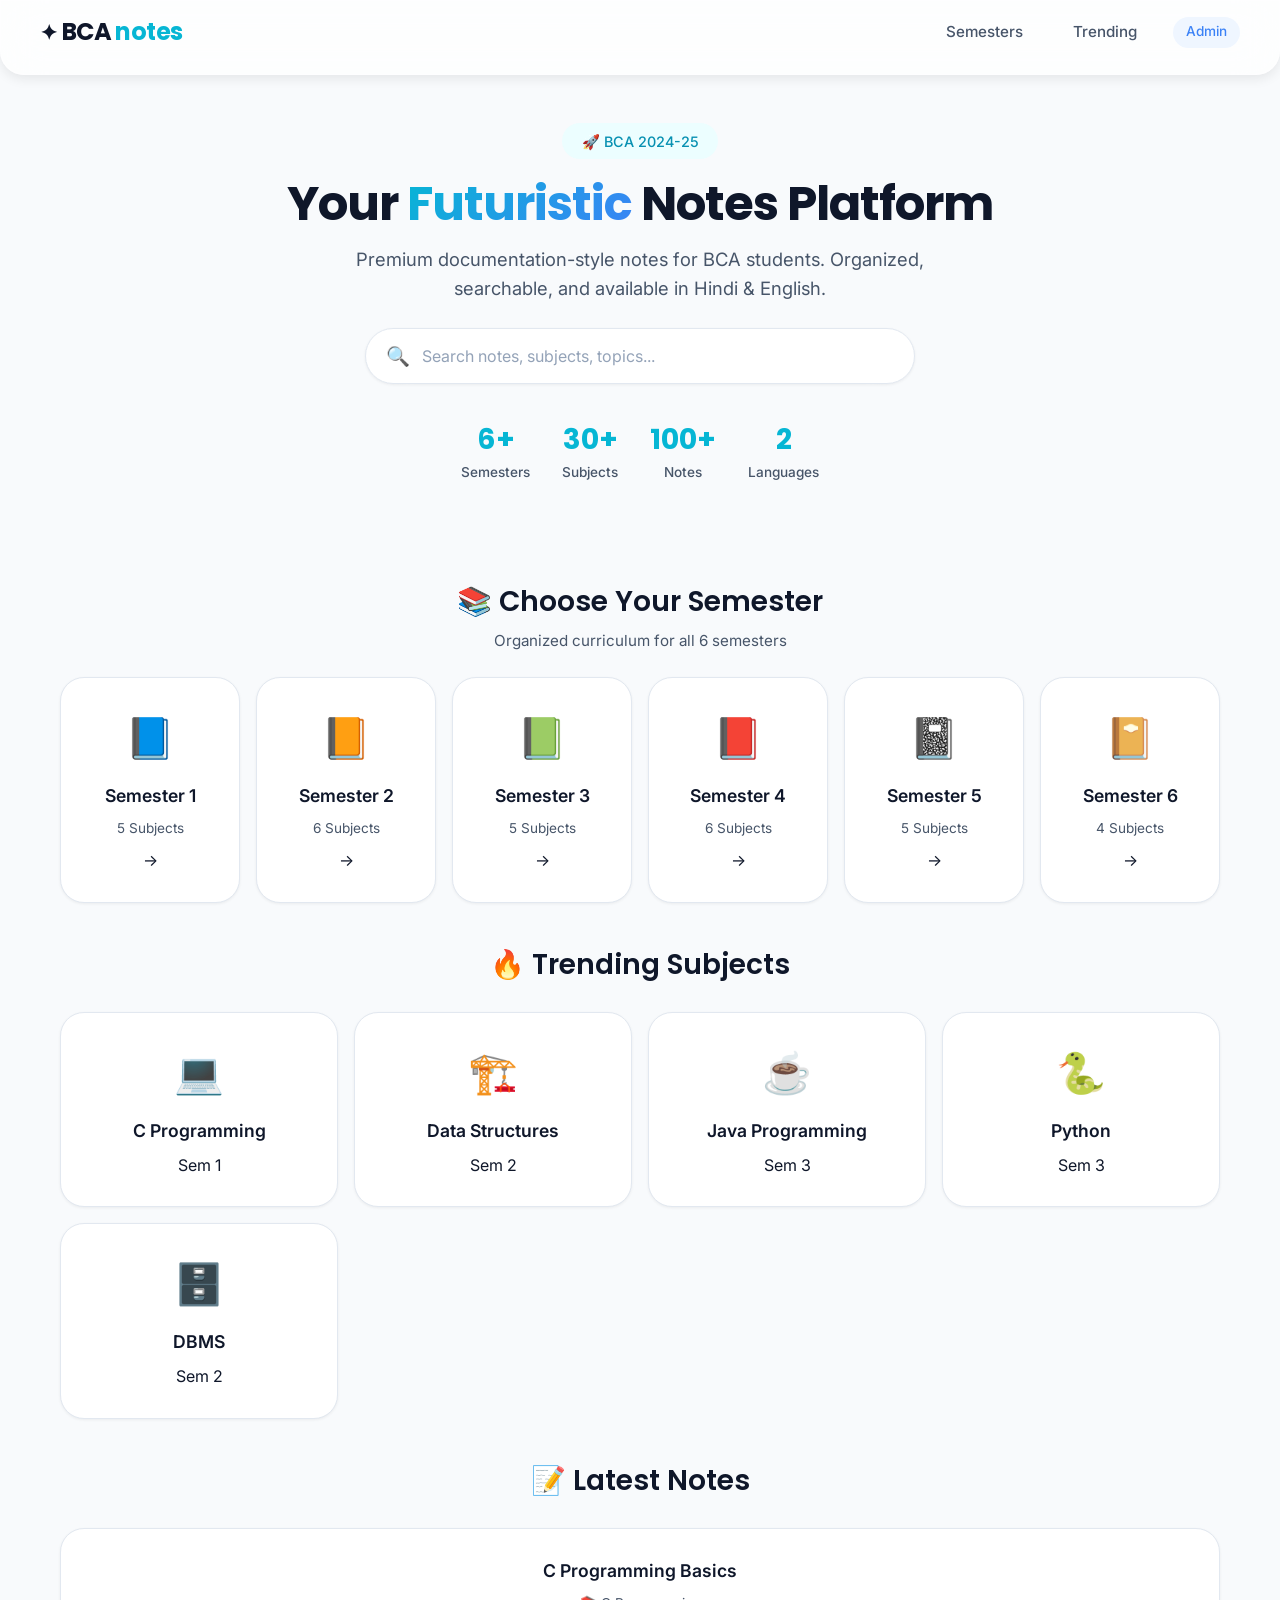
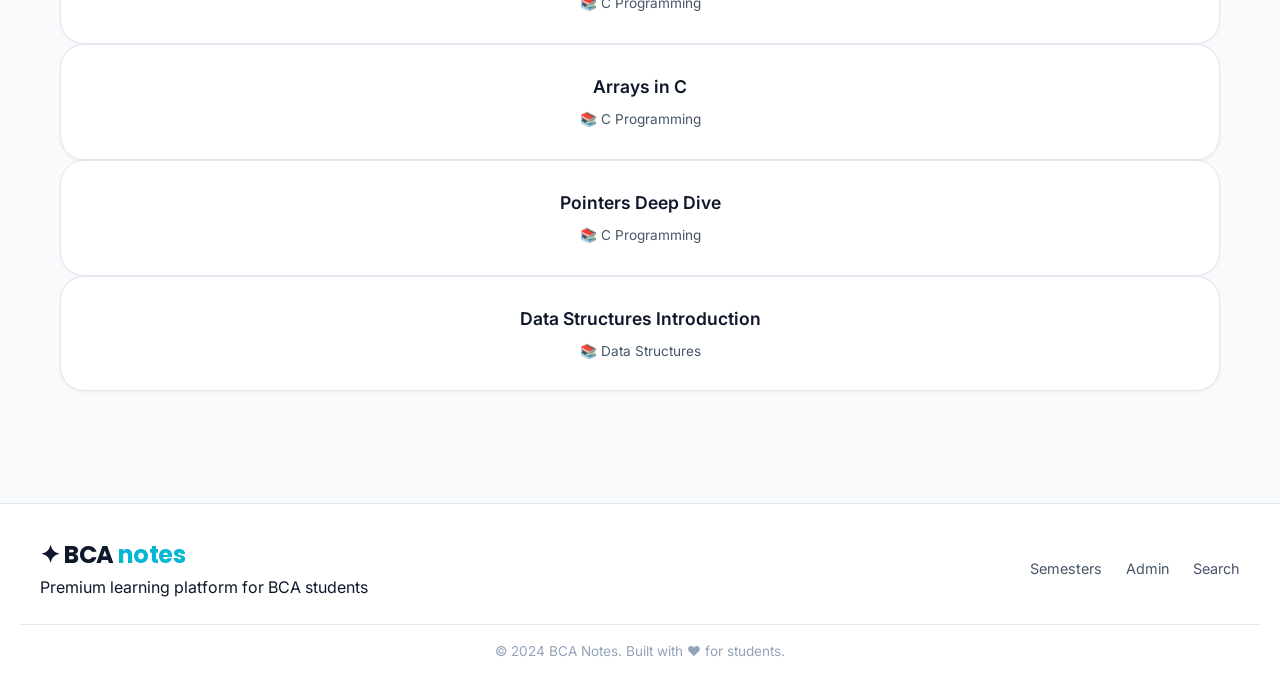
<file: index.html>
<!DOCTYPE html>
<html lang="en">
<head>
    <meta charset="UTF-8">
    <meta name="viewport" content="width=device-width, initial-scale=1.0">
    <meta name="description" content="BCA Notes - Premium futuristic learning platform for BCA students. Access organized notes, PYQs, and study materials.">
    <title>BCA Notes | Futuristic Learning Hub</title>
    
    <!-- Fonts -->
    <link rel="preconnect" href="https://fonts.googleapis.com">
    <link rel="preconnect" href="https://fonts.gstatic.com" crossorigin>
    <link href="https://fonts.googleapis.com/css2?family=Inter:wght@300;400;500;600;700&family=Poppins:wght@400;500;600;700&display=swap" rel="stylesheet">
    
    <!-- CSS -->
    <link rel="stylesheet" href="css/style.css">
</head>
<body>
    <!-- Sticky Navigation -->
    <nav class="navbar glass">
        <div class="nav-container">
            <a href="index.html" class="logo">
                <span class="logo-icon">✦</span>
                BCA<span class="logo-accent">notes</span>
            </a>
            <div class="nav-links">
                <a href="semester.html" class="nav-link">Semesters</a>
                <a href="#trending" class="nav-link">Trending</a>
                <a href="admin.html" class="nav-link admin-badge">Admin</a>
            </div>
            <button class="mobile-menu-btn" aria-label="Menu">☰</button>
        </div>
        <div class="progress-bar" id="progress-bar"></div>
    </nav>

    <!-- Hero Section -->
    <header class="hero">
        <div class="hero-content">
            <span class="hero-badge">🚀 BCA 2024-25</span>
            <h1 class="hero-title">
                Your <span class="gradient-text">Futuristic</span> Notes Platform
            </h1>
            <p class="hero-subtitle">
                Premium documentation-style notes for BCA students. 
                Organized, searchable, and available in Hindi & English.
            </p>
            
            <!-- Search Bar -->
            <div class="search-container">
                <div class="search-bar glass">
                    <span class="search-icon">🔍</span>
                    <input 
                        type="text" 
                        id="global-search" 
                        placeholder="Search notes, subjects, topics..." 
                        class="search-input"
                    >
                </div>
                <div class="search-results" id="search-results"></div>
            </div>
            
            <!-- Quick Stats -->
            <div class="stats-row">
                <div class="stat-item">
                    <span class="stat-number">6+</span>
                    <span class="stat-label">Semesters</span>
                </div>
                <div class="stat-item">
                    <span class="stat-number">30+</span>
                    <span class="stat-label">Subjects</span>
                </div>
                <div class="stat-item">
                    <span class="stat-number">100+</span>
                    <span class="stat-label">Notes</span>
                </div>
                <div class="stat-item">
                    <span class="stat-number">2</span>
                    <span class="stat-label">Languages</span>
                </div>
            </div>
        </div>
    </header>

    <!-- Main Content -->
    <main class="container">
        <!-- Semester Cards -->
        <section class="section" id="semesters">
            <div class="section-header">
                <h2 class="section-title">📚 Choose Your Semester</h2>
                <p class="section-subtitle">Organized curriculum for all 6 semesters</p>
            </div>
            <div class="semester-grid" id="semester-grid">
                <!-- Generated by JavaScript -->
            </div>
        </section>

        <!-- Trending Subjects -->
        <section class="section" id="trending">
            <div class="section-header">
                <h2 class="section-title">🔥 Trending Subjects</h2>
            </div>
            <div class="trending-grid" id="trending-grid">
                <!-- Generated by JavaScript -->
            </div>
        </section>

        <!-- Latest Notes -->
        <section class="section">
            <div class="section-header">
                <h2 class="section-title">📝 Latest Notes</h2>
            </div>
            <div class="notes-preview-grid" id="latest-notes">
                <!-- Generated by JavaScript -->
            </div>
        </section>
    </main>

    <!-- Footer -->
    <footer class="footer">
        <div class="footer-content">
            <div class="footer-brand">
                <span class="logo">✦ BCA<span class="logo-accent">notes</span></span>
                <p>Premium learning platform for BCA students</p>
            </div>
            <div class="footer-links">
                <a href="semester.html">Semesters</a>
                <a href="admin.html">Admin</a>
                <a href="#search">Search</a>
            </div>
        </div>
        <div class="footer-bottom">
            <p>© 2024 BCA Notes. Built with ❤️ for students.</p>
        </div>
    </footer>

    <!-- JavaScript -->
    <script src="js/app.js"></script>
</body>
</html>
</file>
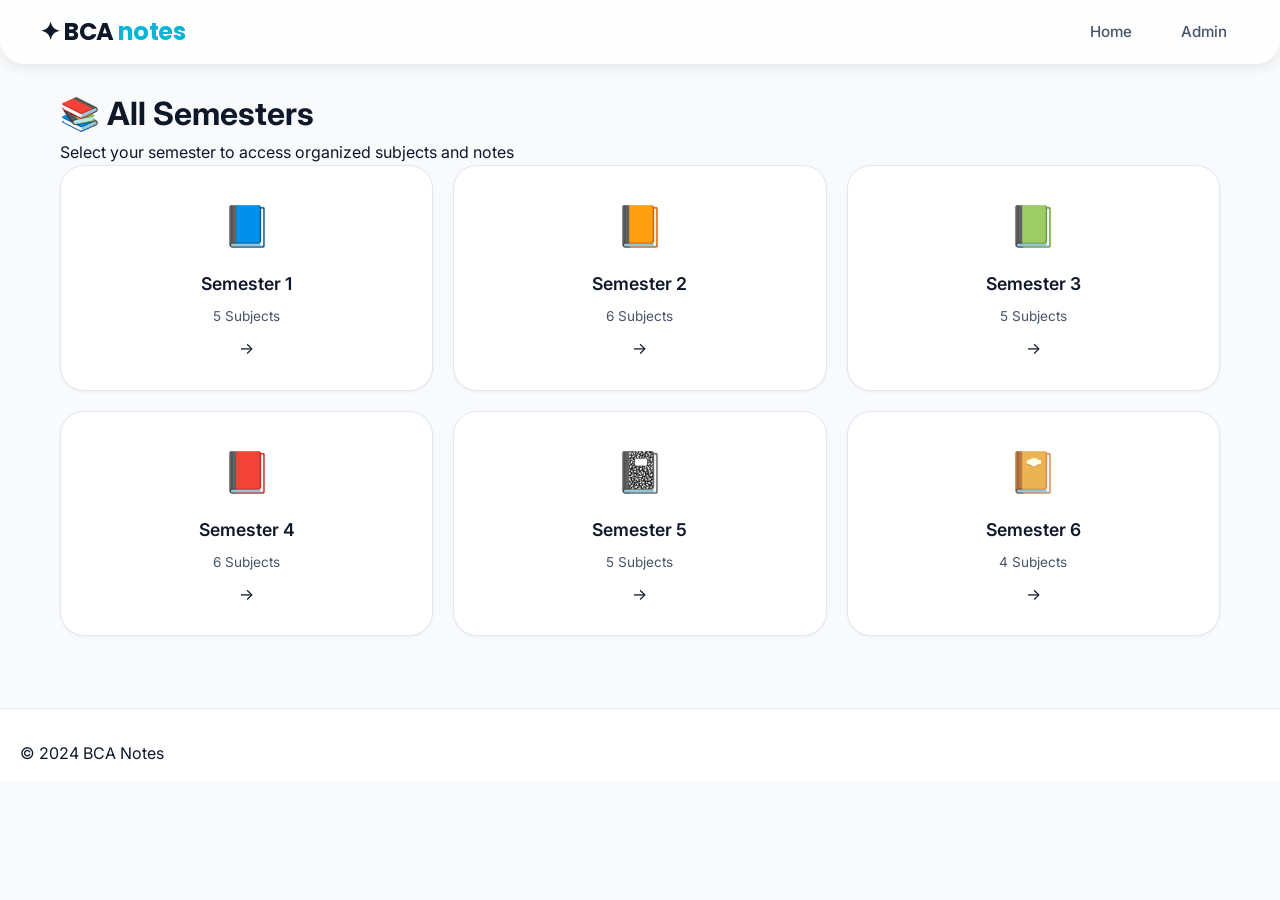
<file: semester.html>
<!DOCTYPE html>
<html lang="en">
<head>
    <meta charset="UTF-8">
    <meta name="viewport" content="width=device-width, initial-scale=1.0">
    <title>Semesters | BCA Notes</title>
    <link href="https://fonts.googleapis.com/css2?family=Inter:wght@300;400;500;600;700&family=Poppins:wght@400;500;600;700&display=swap" rel="stylesheet">
    <link rel="stylesheet" href="css/style.css">
</head>
<body>
    <nav class="navbar glass">
        <div class="nav-container">
            <a href="index.html" class="logo">✦ BCA<span class="logo-accent">notes</span></a>
            <div class="nav-links">
                <a href="index.html" class="nav-link">Home</a>
                <a href="admin.html" class="nav-link">Admin</a>
            </div>
        </div>
    </nav>

    <main class="container">
        <header class="page-header">
            <h1 class="page-title">📚 All Semesters</h1>
            <p class="page-description">Select your semester to access organized subjects and notes</p>
        </header>
        
        <div class="semester-grid-large" id="semester-grid">
            <!-- JavaScript generated -->
        </div>
    </main>

    <footer class="footer">
        <p>© 2024 BCA Notes</p>
    </footer>

    <script src="js/app.js"></script>
</body>
</html>
</file>
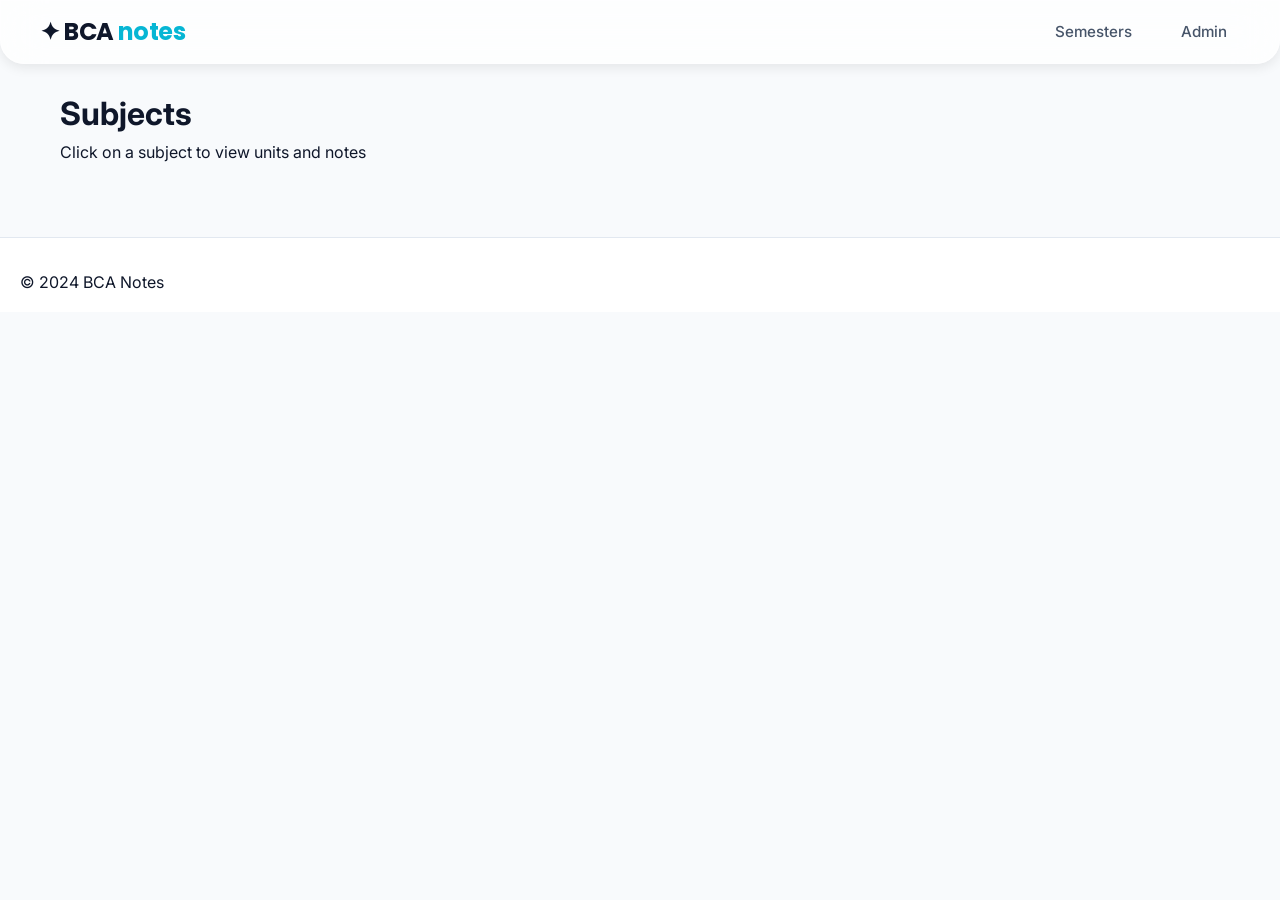
<file: subject.html>
<!DOCTYPE html>
<html lang="en">
<head>
    <meta charset="UTF-8">
    <meta name="viewport" content="width=device-width, initial-scale=1.0">
    <title>Subjects | BCA Notes</title>
    <link href="https://fonts.googleapis.com/css2?family=Inter:wght@300;400;500;600;700&family=Poppins:wght@400;500;600;700&display=swap" rel="stylesheet">
    <link rel="stylesheet" href="css/style.css">
</head>
<body>
    <nav class="navbar glass">
        <div class="nav-container">
            <a href="index.html" class="logo">✦ BCA<span class="logo-accent">notes</span></a>
            <div class="nav-links">
                <a href="semester.html" class="nav-link">Semesters</a>
                <a href="admin.html" class="nav-link">Admin</a>
            </div>
        </div>
    </nav>

    <main class="container">
        <header class="page-header">
            <h1 class="page-title" id="subject-heading">Subjects</h1>
            <p class="page-description">Click on a subject to view units and notes</p>
        </header>
        
        <div class="subject-grid" id="subject-grid">
            <!-- JavaScript generated -->
        </div>
    </main>

    <footer class="footer">
        <p>© 2024 BCA Notes</p>
    </footer>

    <script src="js/app.js"></script>
</body>
</html>
</file>
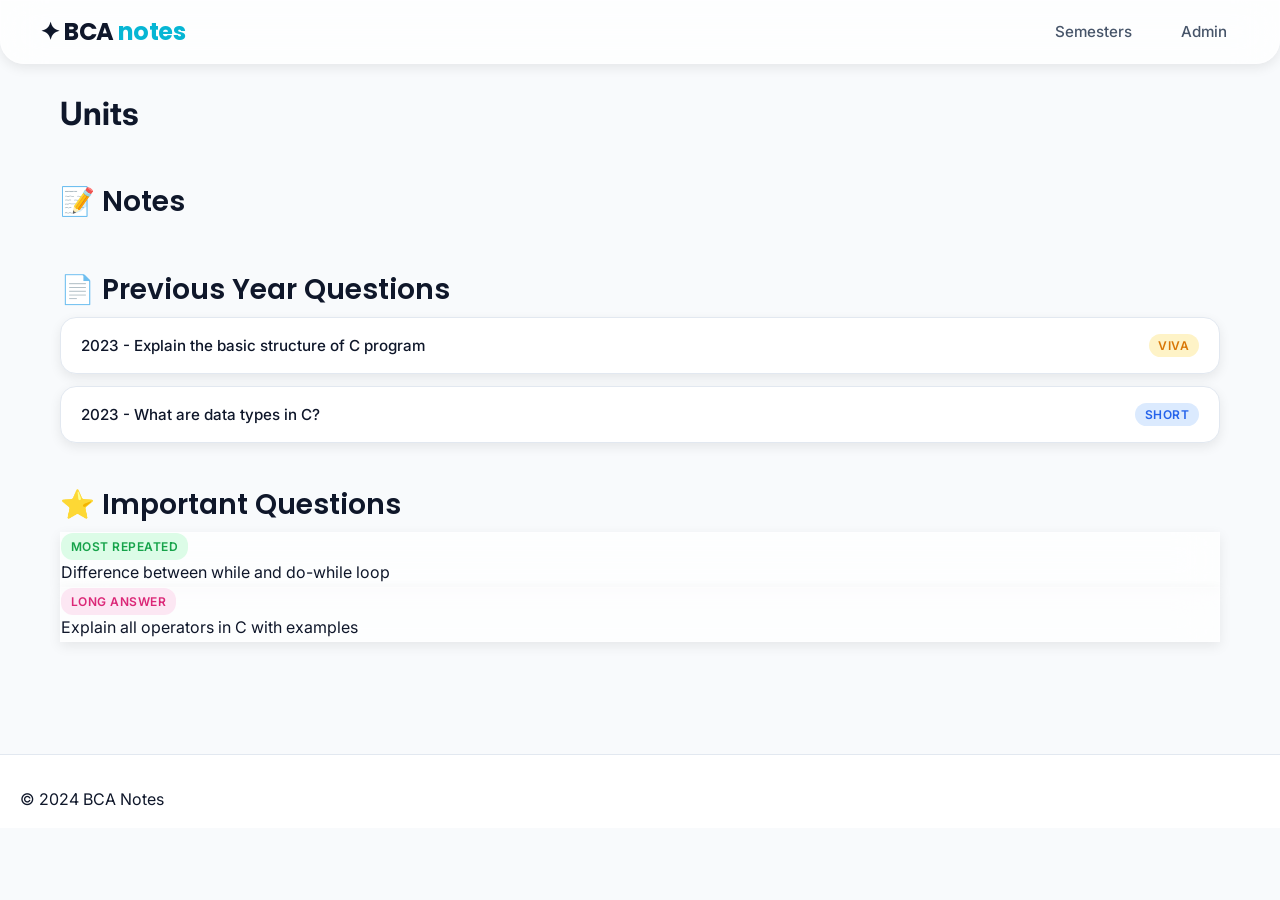
<file: unit.html>
<!DOCTYPE html>
<html lang="en">
<head>
    <meta charset="UTF-8">
    <meta name="viewport" content="width=device-width, initial-scale=1.0">
    <title>Units | BCA Notes</title>
    <link href="https://fonts.googleapis.com/css2?family=Inter:wght@300;400;500;600;700&family=Poppins:wght@400;500;600;700&display=swap" rel="stylesheet">
    <link rel="stylesheet" href="css/style.css">
</head>
<body>
    <nav class="navbar glass">
        <div class="nav-container">
            <a href="index.html" class="logo">✦ BCA<span class="logo-accent">notes</span></a>
            <div class="nav-links">
                <a href="semester.html" class="nav-link">Semesters</a>
                <a href="admin.html" class="nav-link">Admin</a>
            </div>
        </div>
    </nav>

    <main class="container">
        <header class="page-header">
            <h1 class="page-title" id="unit-heading">Units</h1>
        </header>
        
        <!-- Notes Cards -->
        <section class="section">
            <h2 class="section-title">📝 Notes</h2>
            <div class="notes-grid" id="unit-grid">
                <!-- JavaScript generated -->
            </div>
        </section>

        <!-- PYQ Section -->
        <section class="section">
            <h2 class="section-title">📄 Previous Year Questions</h2>
            <div class="accordion" id="pyq-accordion">
                <div class="accordion-item glass">
                    <button class="accordion-header">
                        <span>2023 - Explain the basic structure of C program</span>
                        <span class="badge badge-viva">Viva</span>
                    </button>
                    <div class="accordion-content">
                        <p>A C program consists of preprocessor commands, functions, variables, statements & expressions, and comments.</p>
                    </div>
                </div>
                <div class="accordion-item glass">
                    <button class="accordion-header">
                        <span>2023 - What are data types in C?</span>
                        <span class="badge badge-short">Short</span>
                    </button>
                    <div class="accordion-content">
                        <p>Data types in C include int, float, char, double, and void. Each has specific size and range.</p>
                    </div>
                </div>
            </div>
        </section>

        <!-- Important Questions -->
        <section class="section">
            <h2 class="section-title">⭐ Important Questions</h2>
            <div class="questions-grid">
                <div class="question-card glass">
                    <span class="badge badge-repeated">Most Repeated</span>
                    <p>Difference between while and do-while loop</p>
                </div>
                <div class="question-card glass">
                    <span class="badge badge-long">Long Answer</span>
                    <p>Explain all operators in C with examples</p>
                </div>
            </div>
        </section>
    </main>

    <footer class="footer">
        <p>© 2024 BCA Notes</p>
    </footer>

    <script src="js/app.js"></script>
</body>
</html>
</file>
<file: css/style.css>
/* ============================================
   BCA NOTES - FUTURISTIC PREMIUM STYLES
   ============================================ */

/* CSS Reset & Variables */
*,
*::before,
*::after {
    margin: 0;
    padding: 0;
    box-sizing: border-box;
}

:root {
    /* Colors */
    --bg-primary: #ffffff;
    --bg-secondary: #f8fafc;
    --bg-tertiary: #f1f5f9;
    --text-primary: #0f172a;
    --text-secondary: #475569;
    --text-tertiary: #94a3b8;
    --cyan-primary: #06b6d4;
    --cyan-light: #22d3ee;
    --cyan-dark: #0891b2;
    --cyan-bg: #ecfeff;
    --blue-glow: #3b82f6;
    --blue-bg: #eff6ff;
    --border-color: #e2e8f0;
    --shadow-sm: 0 1px 3px rgba(0, 0, 0, 0.06);
    --shadow-md: 0 4px 12px rgba(0, 0, 0, 0.08);
    --shadow-lg: 0 12px 24px rgba(0, 0, 0, 0.1);
    --shadow-glow: 0 0 20px rgba(6, 182, 212, 0.15);
    
    /* Typography */
    --font-sans: 'Inter', -apple-system, BlinkMacSystemFont, 'Segoe UI', sans-serif;
    --font-display: 'Poppins', 'Inter', sans-serif;
    --font-mono: 'SF Mono', 'Fira Code', monospace;
    
    /* Spacing */
    --radius-sm: 8px;
    --radius-md: 16px;
    --radius-lg: 24px;
    --radius-xl: 32px;
    
    /* Transitions */
    --transition-fast: 0.15s ease;
    --transition-normal: 0.25s ease;
    --transition-slow: 0.35s cubic-bezier(0.4, 0, 0.2, 1);
}

/* Base Styles */
html {
    scroll-behavior: smooth;
    -webkit-text-size-adjust: 100%;
}

body {
    font-family: var(--font-sans);
    background: var(--bg-secondary);
    color: var(--text-primary);
    line-height: 1.6;
    -webkit-font-smoothing: antialiased;
    -moz-osx-font-smoothing: grayscale;
    min-height: 100vh;
}

/* Glassmorphism */
.glass {
    background: rgba(255, 255, 255, 0.75);
    backdrop-filter: blur(20px);
    -webkit-backdrop-filter: blur(20px);
    border: 1px solid rgba(255, 255, 255, 0.3);
    box-shadow: var(--shadow-md);
}

.glass-light {
    background: rgba(255, 255, 255, 0.5);
    backdrop-filter: blur(12px);
    -webkit-backdrop-filter: blur(12px);
}

.glass-strong {
    background: rgba(255, 255, 255, 0.9);
    backdrop-filter: blur(24px);
    -webkit-backdrop-filter: blur(24px);
}

/* Container */
.container {
    max-width: 1200px;
    margin: 0 auto;
    padding: 1.5rem 1.25rem;
}

@media (max-width: 768px) {
    .container {
        padding: 1rem;
    }
}

/* Navbar */
.navbar {
    position: sticky;
    top: 0;
    z-index: 100;
    padding: 0.75rem 1.25rem;
    border-radius: 0 0 var(--radius-lg) var(--radius-lg);
    transition: all var(--transition-normal);
}

.navbar.scrolled {
    box-shadow: var(--shadow-lg);
}

.nav-container {
    display: flex;
    align-items: center;
    justify-content: space-between;
    max-width: 1200px;
    margin: 0 auto;
}

.logo {
    font-family: var(--font-display);
    font-size: 1.5rem;
    font-weight: 700;
    color: var(--text-primary);
    text-decoration: none;
    display: flex;
    align-items: center;
    gap: 0.25rem;
    letter-spacing: -0.5px;
}

.logo-icon {
    font-size: 1.3rem;
}

.logo-accent {
    color: var(--cyan-primary);
}

.nav-links {
    display: flex;
    gap: 1.5rem;
    align-items: center;
}

.nav-link {
    text-decoration: none;
    color: var(--text-secondary);
    font-weight: 500;
    font-size: 0.95rem;
    padding: 0.4rem 0.8rem;
    border-radius: var(--radius-sm);
    transition: all var(--transition-fast);
}

.nav-link:hover {
    color: var(--cyan-primary);
    background: var(--cyan-bg);
}

.admin-badge {
    background: var(--blue-bg);
    color: var(--blue-glow);
    padding: 0.3rem 0.8rem;
    border-radius: 20px;
    font-size: 0.85rem;
}

.mobile-menu-btn {
    display: none;
    background: none;
    border: none;
    font-size: 1.5rem;
    cursor: pointer;
    color: var(--text-primary);
}

/* Progress Bar */
.progress-bar {
    height: 3px;
    background: linear-gradient(90deg, var(--cyan-primary), var(--blue-glow));
    width: 0%;
    border-radius: 0 0 4px 4px;
    transition: width 0.1s linear;
    margin-top: 0.5rem;
}

/* Hero Section */
.hero {
    text-align: center;
    padding: 3rem 1rem 2rem;
}

.hero-badge {
    display: inline-block;
    background: var(--cyan-bg);
    color: var(--cyan-dark);
    padding: 0.4rem 1.2rem;
    border-radius: 20px;
    font-size: 0.9rem;
    font-weight: 500;
    margin-bottom: 1rem;
}

.hero-title {
    font-family: var(--font-display);
    font-size: clamp(2rem, 5vw, 3rem);
    font-weight: 700;
    line-height: 1.2;
    margin-bottom: 0.75rem;
    letter-spacing: -1px;
}

.gradient-text {
    background: linear-gradient(135deg, var(--cyan-primary), var(--blue-glow));
    -webkit-background-clip: text;
    -webkit-text-fill-color: transparent;
    background-clip: text;
}

.hero-subtitle {
    font-size: 1.15rem;
    color: var(--text-secondary);
    max-width: 600px;
    margin: 0 auto 1.5rem;
    line-height: 1.6;
}

/* Search */
.search-container {
    max-width: 550px;
    margin: 0 auto 2rem;
    position: relative;
}

.search-bar {
    display: flex;
    align-items: center;
    gap: 0.75rem;
    padding: 0.75rem 1.25rem;
    border-radius: 60px;
    border: 1px solid var(--border-color);
    background: white;
    box-shadow: var(--shadow-sm);
    transition: all var(--transition-normal);
}

.search-bar:focus-within {
    border-color: var(--cyan-primary);
    box-shadow: var(--shadow-glow);
}

.search-icon {
    font-size: 1.2rem;
}

.search-input {
    flex: 1;
    border: none;
    outline: none;
    font-size: 1rem;
    font-family: var(--font-sans);
    background: transparent;
    color: var(--text-primary);
}

.search-input::placeholder {
    color: var(--text-tertiary);
}

.search-results {
    position: absolute;
    top: calc(100% + 8px);
    left: 0;
    right: 0;
    background: white;
    border-radius: var(--radius-md);
    box-shadow: var(--shadow-lg);
    max-height: 300px;
    overflow-y: auto;
    display: none;
    z-index: 50;
}

.search-results.active {
    display: block;
}

/* Stats Row */
.stats-row {
    display: flex;
    gap: 2rem;
    justify-content: center;
    flex-wrap: wrap;
}

.stat-item {
    display: flex;
    flex-direction: column;
    align-items: center;
}

.stat-number {
    font-family: var(--font-display);
    font-size: 1.8rem;
    font-weight: 700;
    color: var(--cyan-primary);
}

.stat-label {
    font-size: 0.85rem;
    color: var(--text-secondary);
    font-weight: 500;
}

/* Sections */
.section {
    margin: 2.5rem 0;
}

.section-header {
    margin-bottom: 1.5rem;
    text-align: center;
}

.section-title {
    font-family: var(--font-display);
    font-size: 1.75rem;
    font-weight: 600;
    color: var(--text-primary);
    margin-bottom: 0.25rem;
}

.section-subtitle {
    color: var(--text-secondary);
    font-size: 0.95rem;
}

/* Semester Grid */
.semester-grid {
    display: grid;
    grid-template-columns: repeat(auto-fit, minmax(180px, 1fr));
    gap: 1rem;
}

.semester-grid-large {
    display: grid;
    grid-template-columns: repeat(auto-fit, minmax(280px, 1fr));
    gap: 1.25rem;
}

/* Cards */
.card {
    background: white;
    border-radius: var(--radius-lg);
    padding: 1.75rem 1.25rem;
    text-decoration: none;
    color: var(--text-primary);
    border: 1px solid var(--border-color);
    transition: all var(--transition-normal);
    display: flex;
    flex-direction: column;
    align-items: center;
    text-align: center;
    gap: 0.5rem;
    box-shadow: var(--shadow-sm);
    position: relative;
    overflow: hidden;
}

.card::before {
    content: '';
    position: absolute;
    top: 0;
    left: 0;
    right: 0;
    height: 3px;
    background: linear-gradient(90deg, var(--cyan-primary), var(--blue-glow));
    opacity: 0;
    transition: opacity var(--transition-normal);
}

.card:hover {
    transform: translateY(-4px);
    box-shadow: var(--shadow-lg);
    border-color: var(--cyan-primary);
}

.card:hover::before {
    opacity: 1;
}

.card-icon {
    font-size: 2.5rem;
    margin-bottom: 0.25rem;
}

.card h3 {
    font-weight: 600;
    font-size: 1.1rem;
    color: var(--text-primary);
}

.card p {
    font-size: 0.85rem;
    color: var(--text-secondary);
}

/* Subject Cards */
.subject-grid {
    display: grid;
    grid-template-columns: repeat(auto-fit, minmax(200px, 1fr));
    gap: 1rem;
}

/* Notes Cards */
.notes-grid {
    display: grid;
    grid-template-columns: repeat(auto-fit, minmax(250px, 1fr));
    gap: 1rem;
}

.note-card {
    background: white;
    border-radius: var(--radius-md);
    padding: 1.25rem;
    border: 1px solid var(--border-color);
    transition: all var(--transition-normal);
}

.note-card:hover {
    border-color: var(--cyan-primary);
    box-shadow: var(--shadow-md);
}

/* Trending Grid */
.trending-grid {
    display: grid;
    grid-template-columns: repeat(auto-fit, minmax(220px, 1fr));
    gap: 1rem;
}

/* Accordion */
.accordion-item {
    background: white;
    border-radius: var(--radius-md);
    margin-bottom: 0.75rem;
    border: 1px solid var(--border-color);
    overflow: hidden;
}

.accordion-header {
    width: 100%;
    padding: 1rem 1.25rem;
    background: none;
    border: none;
    cursor: pointer;
    display: flex;
    justify-content: space-between;
    align-items: center;
    font-family: var(--font-sans);
    font-size: 0.95rem;
    font-weight: 500;
    color: var(--text-primary);
    text-align: left;
}

.accordion-content {
    padding: 0 1.25rem 1rem;
    display: none;
    color: var(--text-secondary);
    font-size: 0.9rem;
}

.accordion-item.active .accordion-content {
    display: block;
}

/* Badges */
.badge {
    display: inline-block;
    padding: 0.25rem 0.6rem;
    border-radius: 12px;
    font-size: 0.75rem;
    font-weight: 600;
    text-transform: uppercase;
    letter-spacing: 0.5px;
}

.badge-viva {
    background: #fef3c7;
    color: #d97706;
}

.badge-short {
    background: #dbeafe;
    color: #2563eb;
}

.badge-long {
    background: #fce7f3;
    color: #db2777;
}

.badge-repeated {
    background: #dcfce7;
    color: #16a34a;
}

/* Buttons */
.btn-primary {
    background: linear-gradient(135deg, var(--cyan-primary), var(--cyan-dark));
    color: white;
    border: none;
    padding: 0.7rem 1.5rem;
    border-radius: 50px;
    font-weight: 600;
    font-family: var(--font-sans);
    font-size: 0.95rem;
    cursor: pointer;
    transition: all var(--transition-normal);
    box-shadow: 0 4px 12px rgba(6, 182, 212, 0.3);
}

.btn-primary:hover {
    transform: translateY(-2px);
    box-shadow: 0 6px 20px rgba(6, 182, 212, 0.4);
}

.btn-secondary {
    background: white;
    color: var(--cyan-primary);
    border: 2px solid var(--cyan-primary);
    padding: 0.6rem 1.25rem;
    border-radius: 50px;
    font-weight: 600;
    cursor: pointer;
    transition: all var(--transition-normal);
}

.btn-secondary:hover {
    background: var(--cyan-bg);
}

/* Footer */
.footer {
    background: white;
    border-top: 1px solid var(--border-color);
    padding: 2rem 1.25rem 1rem;
    margin-top: 3rem;
}

.footer-content {
    max-width: 1200px;
    margin: 0 auto;
    display: flex;
    justify-content: space-between;
    align-items: center;
    flex-wrap: wrap;
    gap: 1rem;
}

.footer-links {
    display: flex;
    gap: 1.5rem;
}

.footer-links a {
    color: var(--text-secondary);
    text-decoration: none;
    font-size: 0.9rem;
}

.footer-bottom {
    text-align: center;
    margin-top: 1.5rem;
    padding-top: 1rem;
    border-top: 1px solid var(--border-color);
    color: var(--text-tertiary);
    font-size: 0.85rem;
}

/* Modal */
.modal {
    display: none;
    position: fixed;
    top: 0;
    left: 0;
    width: 100%;
    height: 100%;
    background: rgba(0, 0, 0, 0.4);
    backdrop-filter: blur(8px);
    -webkit-backdrop-filter: blur(8px);
    z-index: 200;
    align-items: center;
    justify-content: center;
}

.modal.active {
    display: flex;
}

.modal-card {
    background: white;
    border-radius: var(--radius-xl);
    padding: 2rem;
    max-width: 420px;
    width: 90%;
    box-shadow: var(--shadow-lg);
    position: relative;
}

.modal-close {
    position: absolute;
    top: 1rem;
    right: 1rem;
    background: none;
    border: none;
    font-size: 1.5rem;
    cursor: pointer;
    color: var(--text-secondary);
}

/* Responsive Design */
@media (max-width: 768px) {
    .nav-links {
        display: none;
    }
    
    .mobile-menu-btn {
        display: block;
    }
    
    .nav-links.mobile-active {
        display: flex;
        flex-direction: column;
        position: absolute;
        top: 100%;
        left: 0;
        right: 0;
        background: white;
        padding: 1rem;
        box-shadow: var(--shadow-lg);
    }
    
    .hero {
        padding: 2rem 0.75rem 1.5rem;
    }
    
    .semester-grid {
        grid-template-columns: repeat(2, 1fr);
    }
    
    .semester-grid-large {
        grid-template-columns: 1fr;
    }
    
    .subject-grid {
        grid-template-columns: 1fr;
    }
    
    .stats-row {
        gap: 1rem;
    }
    
    .stat-number {
        font-size: 1.5rem;
    }
}

@media (max-width: 480px) {
    .semester-grid {
        grid-template-columns: 1fr 1fr;
        gap: 0.75rem;
    }
    
    .card {
        padding: 1.25rem 1rem;
    }
    
    .hero-title {
        font-size: 1.75rem;
    }
}
</file>
